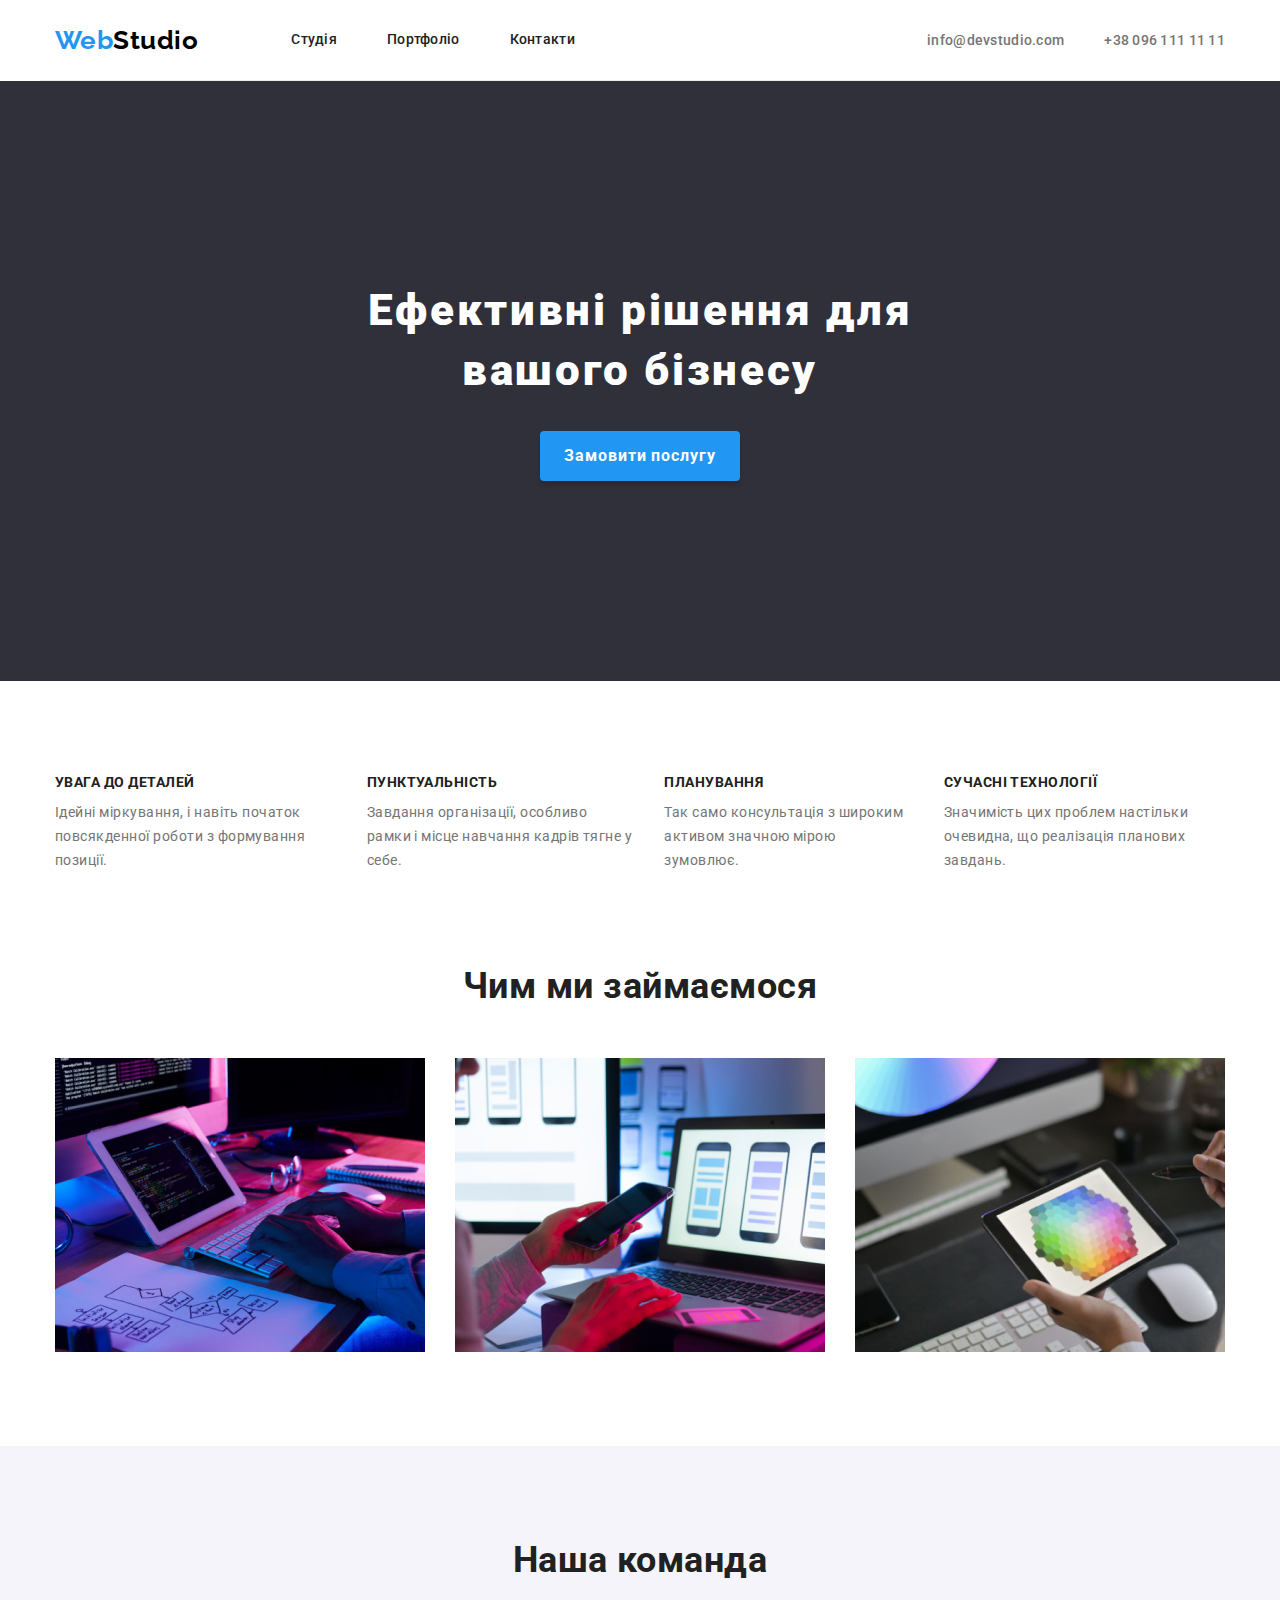
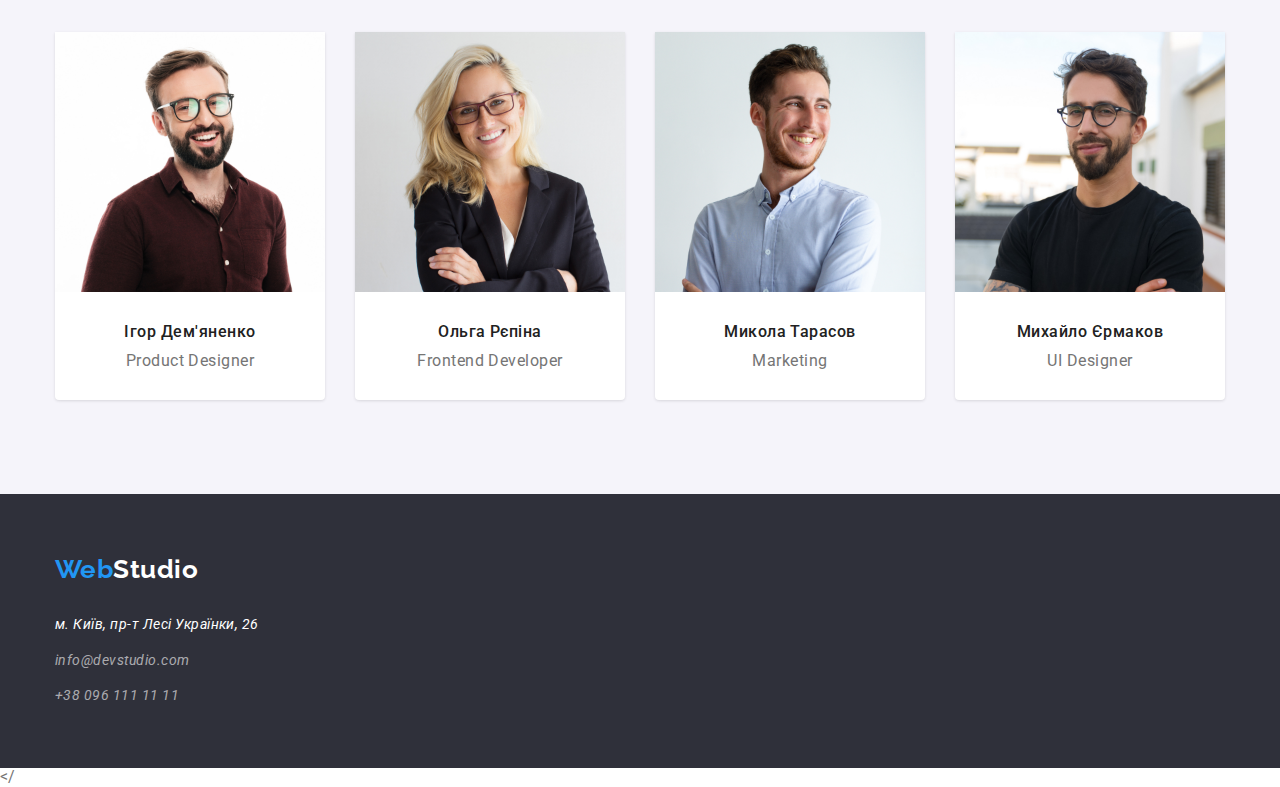
<file: index.html>
<!DOCTYPE html>
<html lang="en">
<head>
    <meta charset="UTF-8">
    <meta http-equiv="X-UA-Compatible" content="IE=edge">
    <meta name="viewport" content="width=device-width, initial-scale=1.0">
    <title>Document</title>
    <link href="https://fonts.googleapis.com/css2?family=Raleway:wght@700&family=Roboto:wght@400;500;700;900&display=swap" rel="stylesheet">
    <link rel="stylesheet" href="https://cdnjs.cloudflare.com/ajax/libs/modern-normalize/2.0.0/modern-normalize.min.css">
    <link rel="stylesheet" href="./css/styles.css">
</head>
<body>
    <header>
        <div class="conteiner main-nav">
            <nav class="logo-nav">
                <a href="./index.html" class="logo"><span class="accent">Web</span>Studio</a>
                <ul class="site-nav list">
                    <li class="item">
                        <a href="" class="site-nav list-link" >Студія</a>
                    </li>
                    <li class="item">
                        <a href="./portfolio.html" class="site-nav list-link">Портфоліо</a>
                    </li>
                    <li class="item"> 
                        <a href="" class="site-nav list-link">Контакти</a>
                    </li>
                </ul>
            </nav>
            <ul class="nav-contacts list">
                <li class="item">
                    <a href="mailto:info@devstudio.com" class="link">info@devstudio.com</a>
                </li>
                <li class="item">
                    <a href="tel:+380961111111" class="link">+38 096 111 11 11</a>
                </li>
            </ul>
        </div>
    </header>
    <main>
        <div class="hero-space">
            <section class="conteiner">
                <h1 class="hero">Ефективні рішення для вашого бізнесу</h1>
                <button type="button" class="hero-button">Замовити послугу</button>
            </section>
        </div>
        <div>
            <section class="conteiner">
                <h2 class="h-two hidden-adv">Наші переваги</h2>
                <ul class="list disp-agile">
                    <li class="item">
                        <h3 class="h-three list">УВАГА ДО ДЕТАЛЕЙ</h3>
                        <p class="adv-text">Ідейні міркування, і навіть початок повсякденної роботи з формування позиції.</p>
                    </li>
                    <li class="item">
                        <h3 class="h-three list">ПУНКТУАЛЬНІСТЬ</h3>
                        <p class="adv-text">Завдання організації, особливо рамки і місце навчання кадрів тягне у себе.</p>
                    </li>
                    <li class="item">
                        <h3 class="h-three list">ПЛАНУВАННЯ</h3>
                        <p class="adv-text">Так само консультація з широким активом значною мірою зумовлює.</p>
                    </li>
                    <li class="item">
                        <h3 class="h-three list">СУЧАСНІ ТЕХНОЛОГІЇ</h3>
                        <p class="adv-text">Значимість цих проблем настільки очевидна, що реалізація планових завдань.</p>
                    </li>             
                </ul>
            </section>
            <section class="conteiner">
                <h2 class="h-two">Чим ми займаємося</h2>
                <ul class="disp-agile work-pad">
                    <li class="list">
                        <a href="">
                            <img src="./images/Програмування.jpg" alt="Програмувальник працює з кодом за блок-схемою" width="370">
                        </a>
                    </li>
                    <li class="list">
                        <a href="">
                            <img src="./images/Адаптивна_верстка.jpg" alt="Розробниця у світшоті працює зі смартфоном" width="370">
                        </a>
                    </li>
                    <li class="list">
                        <a href="">
                            <img src="./images/Планшет_з_кольоровою_палітрою.jpg" alt="Розробник працює з колоровою палітрою на планшеті" width="370">
                        </a>
                    </li>
                </ul>
            </section>
            <section class="team-back">
                <div class="conteiner disp-team">
                    <h2 class="h-two">Наша команда</h2>
                    <ul class="disp-agile work-pad">
                        <li class="list team-card">
                            <img src="./images/Ігор_Дем'яненко.jpg" alt="Ігор Дем'яненко" width="270">
                            <h3 class="our-team">Ігор Дем'яненко</h3>
                            <p class="job">Product Designer</p>
                        </li>                   
                        <li class="list team-card">
                            <img src="./images/Ольга_Рєпіна.jpg" alt="Ольга Рєпіна" width="270">
                            <h3 class="our-team">Ольга Рєпіна</h3>
                            <p class="job">Frontend Developer</p>
                        </li>
                        <li class="list team-card">
                            <img src="./images/Микола_Тарасов.jpg" alt="Микола Тарасов" width="270">
                            <h3 class="our-team">Микола Тарасов</h3>
                            <p class="job">Marketing</p>
                        </li>
                        <li class="list team-card">
                            <img src="./images/Михайло_Єрмаков.jpg" alt="Михайло Єрмаков" width="270">
                            <h3 class="our-team">Михайло Єрмаков</h3>
                            <p class="job">UI Designer</p>
                        </li>
                    </ul>
                </div>
            </section>
        </div>
    </main>
    <footer class=" foot-cont">
        <div class="conteiner strap">
            <a href="./index.html" class="foot-logo"><span class="accent">Web</span>Studio</a>
            <address class="address-foot">
                <a href="https://www.google.com/maps/place/%D0%B1%D1%83%D0%BB%D1%8C%D0%B2%D0%B0%D1%80+%D0%9B%D0%B5%D1%81%D1%96+%D0%A3%D0%BA%D1%80%D0%B0%D1%97%D0%BD%D0%BA%D0%B8,+26,+%D0%9A%D0%B8%D1%97%D0%B2,+02000/@50.4265807,30.5383858,17z/data=!3m1!4b1!4m6!3m5!1s0x40d4cf0e033ecbe9:0x57a4dffefec77da0!8m2!3d50.4265807!4d30.5383858!16s%2Fg%2F1tctq5jv" target="_blank" class="foot-place foot-address">м. Київ, пр-т Лесі Українки, 26</a>           
                <a href="mailto:info@devstudio.com" class="foot-address">info@devstudio.com</a>        
                <a href="tel:+380961111111" class="foot-address">+38 096 111 11 11</a>
            </address>
        </div>
    </footer>
</body>
</
</file>
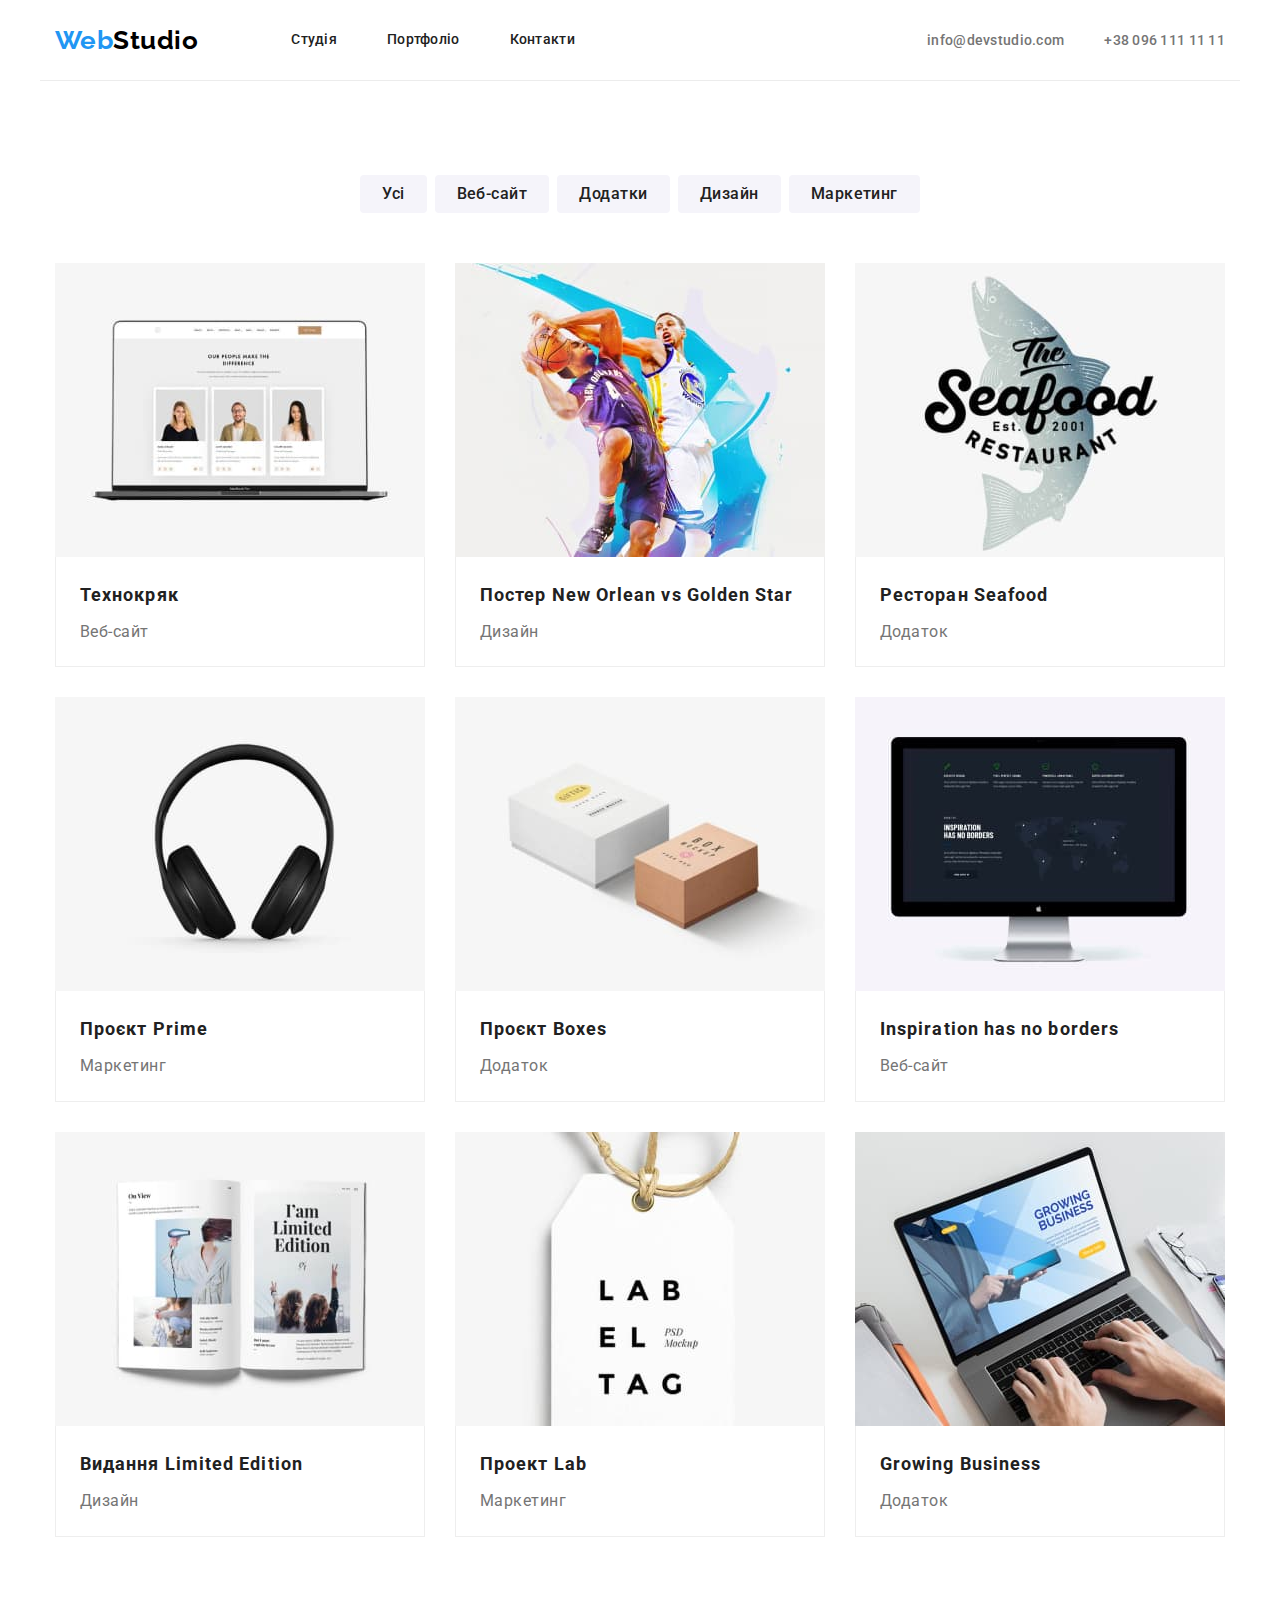
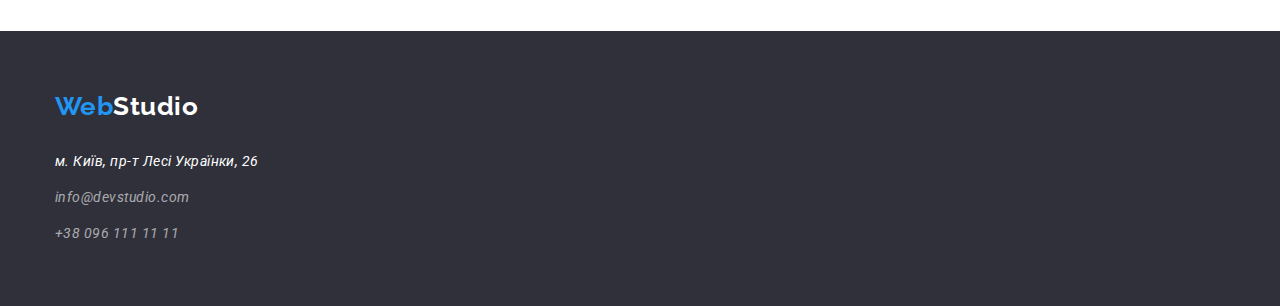
<file: portfolio.html>
<!DOCTYPE html>
<html lang="en">
<head>
    <meta charset="UTF-8">
    <meta http-equiv="X-UA-Compatible" content="IE=edge">
    <meta name="viewport" content="width=device-width, initial-scale=1.0">
    <title>Document</title>
    <link href="https://fonts.googleapis.com/css2?family=Raleway:wght@700&family=Roboto:wght@400;500;700;900&display=swap" rel="stylesheet">
    <link rel="stylesheet" href="https://cdnjs.cloudflare.com/ajax/libs/modern-normalize/2.0.0/modern-normalize.min.css">
    <link rel="stylesheet" href="./css/styles.css">
</head>
<body>
    <header>
        <div class="conteiner main-nav">
            <nav class="logo-nav">
                <a href="./index.html" class="logo"><span class="accent">Web</span>Studio</a>
                <ul class="site-nav list">
                    <li class="item">
                        <a href="" class="site-nav list-link" >Студія</a>
                    </li>
                    <li class="item">
                        <a href="./portfolio.html" class="site-nav list-link">Портфоліо</a>
                    </li>
                    <li class="item"> 
                        <a href="" class="site-nav list-link">Контакти</a>
                    </li>
                </ul>
            </nav>
            <ul class="nav-contacts list">
                <li class="item">
                    <a href="mailto:info@devstudio.com" class="link">info@devstudio.com</a>
                </li>
                <li class="item">
                    <a href="tel:+380961111111" class="link">+38 096 111 11 11</a>
                </li>
            </ul>
        </div>
    </header>
    <main>
        <div class="conteiner">
            <section class="portfolio-core">
                <h1 class="h-two hidden-adv">Портфоліо</h1>
                <div>
                    <h2 class="h-two hidden-adv">Фільтр</h2>
                    <ul class="butt-list">
                        <li class="filter-list list">
                            <button type="button" class="filter-button list">Усі</button>
                        </li>
                        <li class="filter-list list">
                            <button type="button" class="filter-button list">Веб-сайт</button>
                        </li>
                        <li class="filter-list list">
                            <button type="button" class="filter-button list">Додатки</button>
                        </li>
                        <li class="filter-list list">
                            <button type="button" class="filter-button list">Дизайн</button>
                        </li>
                        <li class="filter-list list">
                            <button type="button" class="filter-button list">Маркетинг</button>
                        </li>
                    </ul>
                </div>
                <div>
                    <ul class="card-set">
                            <li class="card-item list">
                                <a class="portfolio-link" href="">
                                    <img src="./images/Технокряк.jpg" alt="Ноутбук з картками членів команди" width="370">
                                    <div class="card-inner">
                                        <h3 class="h-three portfolio-list">Технокряк</h3>
                                        <p class="portfolio-text">Веб-сайт</p>
                                    </div>
                                </a>
                            </li>
                            <li class="card-item list">
                                <a class="portfolio-link" href="">
                                    <img src="./images/Постер.jpg" alt="Постер до баскетбольної гри" width="370">
                                    <div class="card-inner">
                                        <h3 class="h-three portfolio-list">Постер New Orlean vs Golden Star</h3>
                                        <p class="portfolio-text">Дизайн</p>
                                    </div>
                                </a>
                            </li>
                            <li class="card-item list">
                                <a class="portfolio-link" href="">                                    
                                    <img src="./images/Ресторан_морської_їжі.jpg" alt="Лого ресторана з назвою та зображенням риби" width="370">
                                    <div class="card-inner">
                                        <h3 class="h-three portfolio-list">Ресторан Seafood</h3>
                                        <p class="portfolio-text">Додаток</p>   
                                    </div>
                                </a>
                            </li>
                            <li class="card-item list">
                                <a class="portfolio-link" href="">                                    
                                    <img src="./images/Навушники_проект_прайм.jpg" alt="Чорні навушники" width="370">
                                    <div class="card-inner">
                                        <h3 class="h-three portfolio-list">Проєкт Prime</h3>
                                        <p class="portfolio-text">Маркетинг</p>
                                    </div>
                                </a>
                            </li>
                            <li class="card-item list">
                                <a class="portfolio-link" href="">                                    
                                    <img src="./images/Проєкт_коробки.jpg" alt="Дві невеликі коробки" width="370">
                                    <div class="card-inner">
                                        <h3 class="h-three portfolio-list">Проєкт Boxes</h3>
                                        <p class="portfolio-text">Додаток</p>
                                    </div>
                                </a>
                            </li>
                            <li class="card-item list">
                                <a class="portfolio-link" href="">                                    
                                    <img src="./images/Натхнення_без_меж.jpg" alt="Темний монітор з зображенням карти світу" width="370">
                                    <div class="card-inner">
                                        <h3 class="h-three portfolio-list">Inspiration has no borders</h3>
                                        <p class="portfolio-text">Веб-сайт</p>
                                    </div>
                                </a>
                            </li>
                            <li class="card-item list">
                                <a class="portfolio-link" href="">                                    
                                    <img src="./images/Обмежене_видання.jpg" alt="Розгорнутий журнал" width="370">
                                    <div class="card-inner">
                                        <h3 class="h-three portfolio-list">Видання Limited Edition</h3>
                                        <p class="portfolio-text">Дизайн</p>
                                    </div>
                                </a>
                            </li>
                            <li class="card-item list">
                                <a class="portfolio-link" href="">                                    
                                    <img src="./images/Проєкт_лаб.jpg" alt="Білий лейбл з назвою" width="370">
                                    <div class="card-inner">
                                        <h3 class="h-three portfolio-list">Проект Lab</h3>
                                        <p class="portfolio-text">Маркетинг</p>
                                    </div>
                                </a>
                            </li>
                            <li class="card-item list">
                                <a class="portfolio-link" href="">                                    
                                    <img src="./images/Зростаючий_бізнес.jpg" alt="Ноутбук з відкритим додатком на екрані" width="370">
                                    <div class="card-inner">
                                        <h3 class="h-three portfolio-list">Growing Business</h3>
                                        <p class="portfolio-text">Додаток</p>
                                    </div>
                                </a>
                            </li>
                            
                    </ul>
                
                </div>
            </section>
        </div>
    </main>
    <footer class=" foot-cont">
        <div class="conteiner strap">
            <a href="./index.html" class="foot-logo"><span class="accent">Web</span>Studio</a>
            <address class="address-foot">
                <a href="https://www.google.com/maps/place/%D0%B1%D1%83%D0%BB%D1%8C%D0%B2%D0%B0%D1%80+%D0%9B%D0%B5%D1%81%D1%96+%D0%A3%D0%BA%D1%80%D0%B0%D1%97%D0%BD%D0%BA%D0%B8,+26,+%D0%9A%D0%B8%D1%97%D0%B2,+02000/@50.4265807,30.5383858,17z/data=!3m1!4b1!4m6!3m5!1s0x40d4cf0e033ecbe9:0x57a4dffefec77da0!8m2!3d50.4265807!4d30.5383858!16s%2Fg%2F1tctq5jv" target="_blank" class="foot-place foot-address">м. Київ, пр-т Лесі Українки, 26</a>           
                <a href="mailto:info@devstudio.com" class="foot-address">info@devstudio.com</a>        
                <a href="tel:+380961111111" class="foot-address">+38 096 111 11 11</a>
            </address>
        </div>
    </footer>
</body>
</html>
</file>
<file: css/styles.css>
:root {
    --primary-backgroung-white: #FFFFFF;
    --primary-title-textcolor: #212121;
    --accent-color: #2196F3;
    --text-color: #757575; 
}

html {
    box-sizing: border-box;
}

*,
*::before,
*::after {
    box-sizing: inherit;
}

body {
    color: var(--text-color);
    background-color: var(--primary-backgroung-white);
    font-family: 'Roboto', sans-serif;
    font-weight: 400;
    font-style: normal;
    letter-spacing: 0.03em;
    margin: 0;
}

h1,
h2,
h3,
h4,
h5,
h6,
p {
  margin: 0;
}
img {
    display: block;
    height: auto;
    max-width: 100%;
}

.logo {
    margin-right: 93px;

    color: #000000;
    font-family: 'Raleway', sans-serif;
    font-weight: 700;
    font-size: 26px;
    line-height: 1.17;
    text-decoration: none;
}

.accent {
    color: var(--accent-color);
}

.conteiner {
    width: 1200px;
    padding-left: 15px;
    padding-right: 15px;
    margin-left: auto;
    margin-right: auto;
/*    outline: 2px solid greenyellow;*/
}

.disp-agile {
    display: flex;
    margin-top: 0;
    margin-bottom: 0;
    padding-left: 0;
    padding-top: 94px;
    padding-bottom: 94px;
}
/* Navigation */
.main-nav {
    display: flex;
    align-items: center;
    justify-content: space-between;
    border-bottom: 1px solid #ECECEC;
}

.logo-nav {
    display: flex;
    align-items: center;
}

.site-nav {
    display: flex;
    padding-left: 0;
    margin-top: 0;
    margin-bottom: 0;

    color: var(--primary-title-textcolor);
    font-family: 'Roboto', sans-serif;
    font-size: 14px;
    font-weight: 500;
    line-height: 1.14;
    letter-spacing: 0.02em;
    text-align: left;

    text-decoration: none;
}
.site-nav .item:not(:last-child) {
    margin-right: 50px;
}

.site-nav .list-link{
    display: block;
    padding-top: 32px;
    padding-bottom: 32px;
}

.nav-contacts {
    display: flex;
    padding-left: 0;
    margin-top: 0;
    margin-bottom: 0;
}
.nav-contacts .item + .item {
    margin-left: 40px;
}

.link {
    color: var(--text-color);
    font-family: 'Roboto', sans-serif;
    font-size: 14px;
    font-weight: 500;
    line-height: 1.14;
    letter-spacing: 0.02em;
    text-align: left;

    text-decoration: none;
}
.site-nav:hover, 
.link:hover
 {
    color: var(--accent-color);
}
.site-nav:focus,
.link:focus {
    color: var(--accent-color);
}
.list {
    list-style: none;
}
/* Main */
/*hero*/
.hero-space {
    height: 600px;
    text-align: center;
    padding-top: 200px;
    padding-bottom: 200px;
    background-color: #2F303A;
}

.hero {
    width: 696px;
    margin-right: auto;
    margin-left: auto;
    margin-bottom: 30px;
    margin-top: 0;
    color: var(--primary-backgroung-white);
    font-size: 44px;
    font-weight: 900;
    line-height: 1.36;
    letter-spacing: 0.06em;
    text-align: center;
}
.hero-button {
    display: inline-block;
    min-width: 200px;
    padding: 10px 24px;
    border-radius: 4px;
    border: none;

    color: var(--primary-backgroung-white);
    background-color: var(--accent-color);
    box-shadow: 0px 4px 4px 0px rgba(0, 0, 0, 0.15);

    font-family: 'Roboto', sans-serif;
    font-size: 16px;
    font-weight: 700;
    line-height: 1.87;
    letter-spacing: 0.06em;
    text-align: center;
    cursor: pointer;
}
/*Our advanteges*/
.h-two {
    color: var(--primary-title-textcolor);
    font-family: Roboto, sans-serif;
    font-size: 36px;
    font-weight: 700;
    line-height: 1.16;
    text-align: center;
}
.h-three {
    color: var(--primary-title-textcolor);
    font-family: Roboto, sans-serif;
    font-size: 14px;
    font-weight: 700;
    line-height: 1.14;
    text-align: left;
}

.hidden-adv {
    display: block;
    height: 0;
    color: transparent;
}
.disp-agile .item + .item {
    margin-left: 30px;
}
.adv-text {
    margin-top: 10px;
    font-size: 14px;
    line-height: 1.7;    
}

.work-pad {
    padding-top: 50px;
    justify-content: space-between;
}



/*Our work*/
/*Our team*/
.team-back {
    background-color: #F5F4FA;
}
.disp-team {
    padding-top: 94px;
    
;
}
.our-team {
    display: block;
    margin-top: 30px;
    margin-bottom: 10px;

    color: var(--primary-title-textcolor);
    font-size: 16px;
    font-weight: 500;
    line-height: 1.19;
    text-align: center;


}
.job {
    font-size: 16px;
    line-height: 1.19;
    text-align: center;
}
.team-card {
    padding-bottom: 30px;
    
    border-radius: 0px 0px 4px 4px;

    background-color: var(--primary-backgroung-white);
;
    box-shadow: 0px 2px 1px 0px #00000033;
    box-shadow: 0px 1px 1px 0px #00000024;
    box-shadow: 0px 1px 3px 0px #0000001F;

}


/*Portfolio*/
/*Portfolio-Buttons*/
.butt-list {
    display: flex;
    justify-content: center;
    margin-top: 0;
    margin-bottom: 0;
    padding-left: 0;
}
.filter-button {
    border: none;
    border-radius: 4px;
   /* padding-left: 22px;
    padding-right: 22px;*/
    padding: 6px 22px;

    color: var(--primary-title-textcolor);
    background-color: #F5F4FA;

    font-family: 'Roboto', sans-serif;
    font-size: 16px;
    font-weight: 500;
    line-height: 1.6;
    letter-spacing: 0.03em;
    text-align: center;
    cursor: pointer;
}
.filter-list:not(:last-child) {
    margin-right: 8px;
}
.filter-button:hover,
.filter-button:focus {
    color: var(--primary-backgroung-white);
    background-color: var(--accent-color);
    box-shadow: 0px 2px 2px 0px rgba(0, 0, 0, 0.12);
    box-shadow: 0px 1px 2px 0px rgba(0, 0, 0, 0.08);
    box-shadow: 0px 3px 1px 0px rgba(0, 0, 0, 0.1);
}

/*Portfolio-list*/
.portfolio-core {
    padding-top: 94px;
    padding-bottom: 94px;

}
.card-set {
    display: flex;
    flex-wrap: wrap;
    padding: 0;
    margin: 0;

    padding-top: 50px;
    margin-left: -30px;
    margin-bottom: -30px;

}
.card-set > .card-item {
    flex-basis: calc(100% / 3 - 30px);
    margin-left: 30px;
    margin-bottom: 30px;
}
.card-inner {
    padding: 20px 24px;
    border-right: 1px solid #EEEEEE;
    border-left: 1px solid #EEEEEE;
    border-bottom: 1px solid #EEEEEE;
}
.portfolio-list {
    margin-bottom: 4px;

    font-size: 18px;
    font-weight: 700;
    line-height: 2;
    letter-spacing: 0.06em;
}
.portfolio-link { 
/*   border: 1px solid #EEEEEE;*/
   overflow: hidden; 
   text-decoration: none; 
}
.portfolio-text {
    color: var(--text-color);
    font-size: 16px;
    line-height: 1.87;
    text-align: left; 
}

/* Footer */

.foot-logo {
    color: var(--primary-backgroung-white);
    font-family: 'Raleway', sans-serif;
    font-size: 26px;
    font-weight: 700;
    line-height: 1.19;
    text-align: left;

    text-decoration: none;
}
.foot-address {
    color: rgba(255,255,255,0.6);
    font-size: 14px;
    line-height: 1.7;
    text-align: left;
    text-decoration: none;
}
.foot-address:not(:last-child) {
    margin-bottom: 12px;  
}

.foot-place {
    color: var(--primary-backgroung-white);
}

.foot-cont {
    background-color:#2F303A;
    padding-top: 60px;
    padding-bottom: 60px;
}
.address-foot {
    display: flex;
    flex-direction: column;
    margin-top: 28px;
    margin-right: 0;
    width: 231px;
}
</file>
